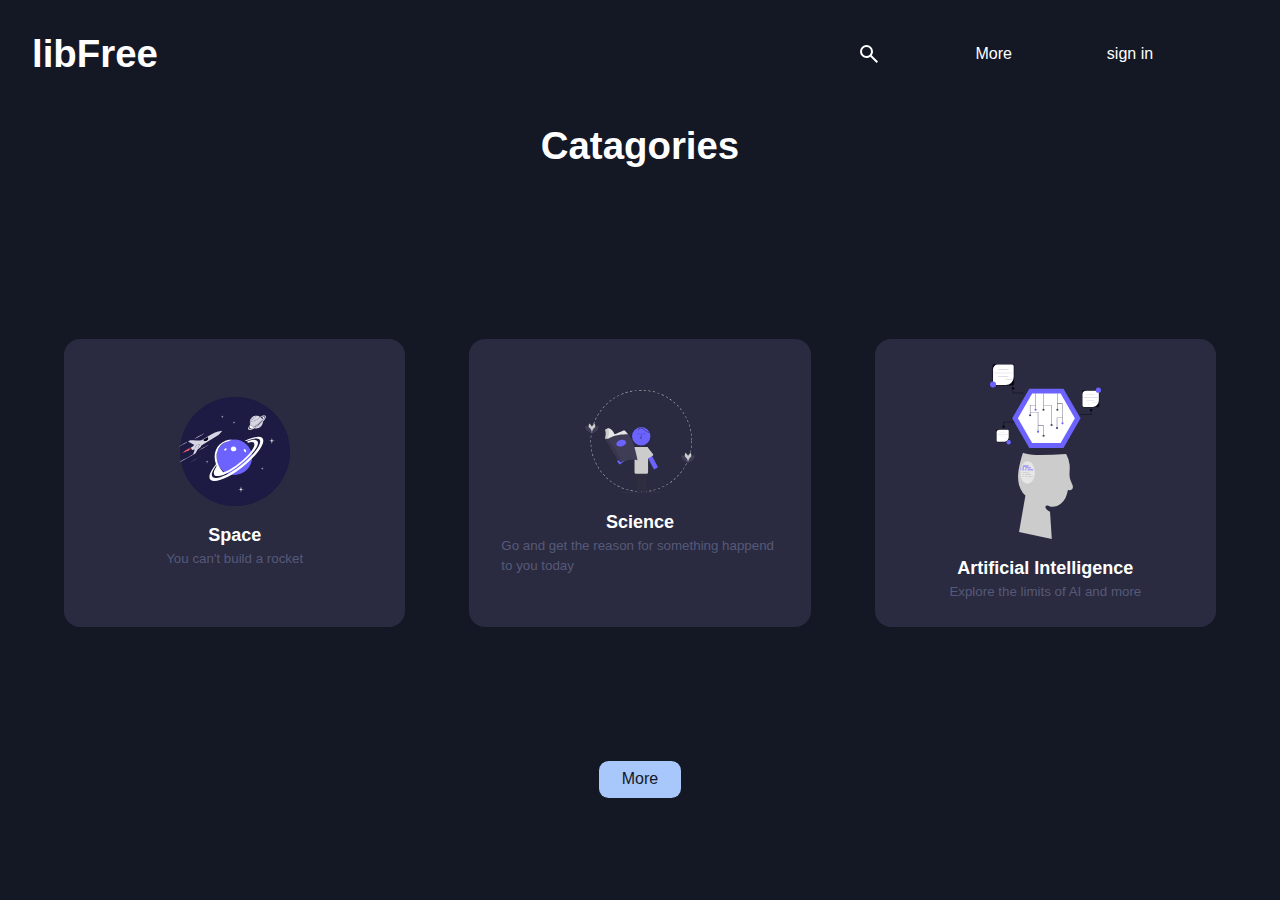
<file: index.html>
<!DOCTYPE html>
<html>
  <head lang="en">
    <meta charset="UTF-8" />
    <meta name="viewport" content="width=device-width, initial-scale=1.0" />
    <title>Lib Free</title>
    <link rel="stylesheet" href="css/style.css" />
  </head>
  <body>
    <div class="content-width">
      <nav id="nav-bar">
        <div id="left-nav"><h2 class="logo">libFree</h2></div>
        <div id="right-nav">
          <svg
            xmlns="http://www.w3.org/2000/svg"
            height="24px"
            viewBox="0 -960 960 960"
            width="24px"
          >
            <path
              d="M784-120 532-372q-30 24-69 38t-83 14q-109 0-184.5-75.5T120-580q0-109 75.5-184.5T380-840q109 0 184.5 75.5T640-580q0 44-14 83t-38 69l252 252-56 56ZM380-400q75 0 127.5-52.5T560-580q0-75-52.5-127.5T380-760q-75 0-127.5 52.5T200-580q0 75 52.5 127.5T380-400Z"
            />
          </svg>

          <span><a href="#">More</a></span>
          <span><a href="#">sign in</a></span>
        </div>
      </nav>
      <h2
        style="
          width: 100%;
          text-align: center;
          margin-top: 2rem;
          font-weight: 700;
          font-family: Plus Jakarta Sans, sans-serif;
        "
      >
        Catagories
      </h2>
      <section id="catagories">
        <div class="catagory-card">
          <img
            src="Images/SVGs/undraw_space-exploration_dhu1.svg"
            alt="ai_image"
          />

          <div class="metadata">
            <h3>Space</h3>
            <p>You can't build a rocket</p>
          </div>
        </div>
        <div class="catagory-card">
          <img src="Images/SVGs/undraw_reading-book_qe4h.svg" alt="ai_image" />

          <div class="metadata">
            <h3>Science</h3>
            <p>Go and get the reason for something happend to you today</p>
          </div>
        </div>
        <div class="catagory-card">
          <img
            src="Images/SVGs/undraw_artificial-intelligence_43qa.svg"
            alt="ai_image"
          />

          <div class="metadata">
            <h3>Artificial Intelligence</h3>
            <p>Explore the limits of AI and more</p>
          </div>
        </div>

        <button>More</button>
      </section>
    </div>
    <script type="module" src="./js/script.js" defer></script>
  </body>
</html>
</file>
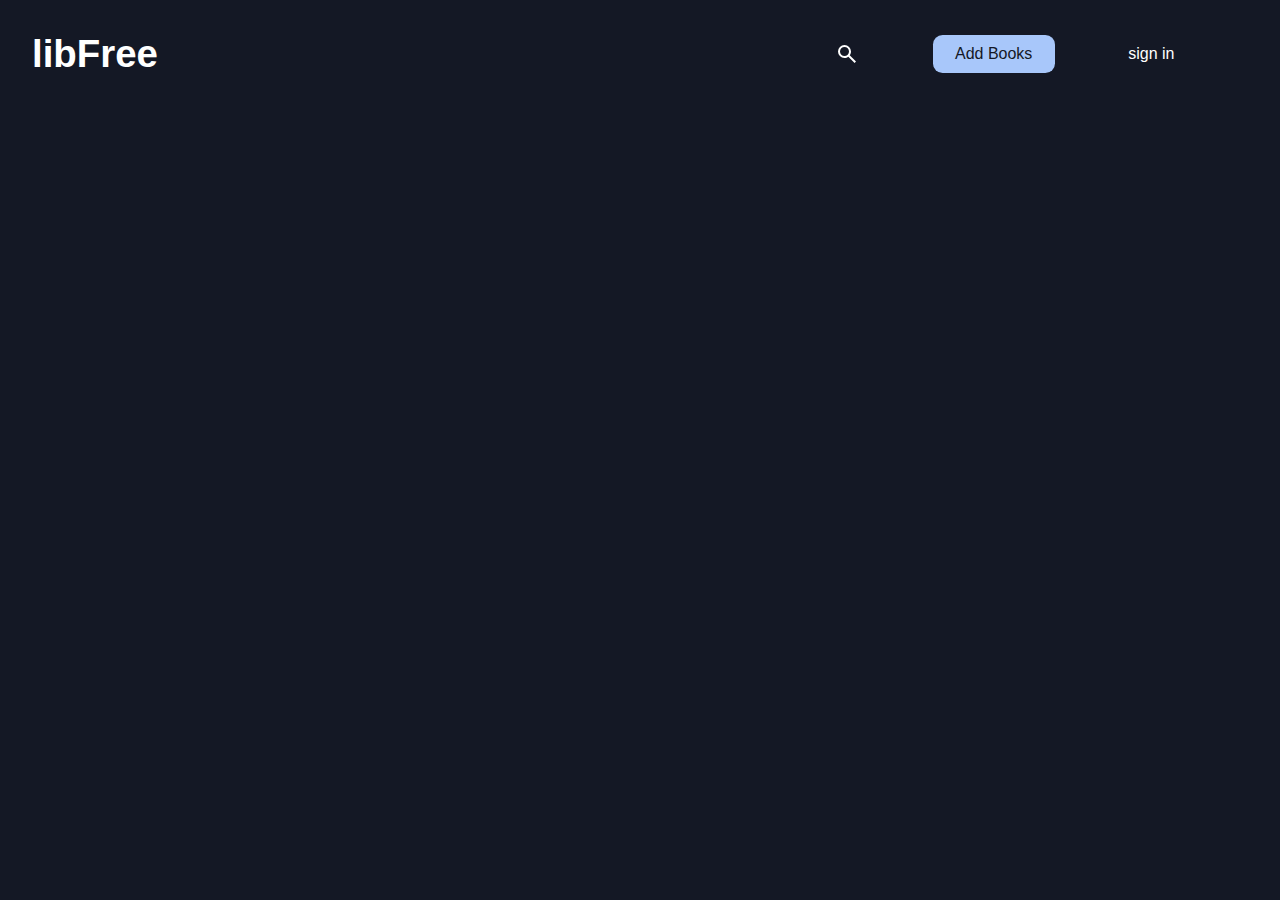
<file: books.html>
<!DOCTYPE html>
<html lang="en">
  <head>
    <meta charset="UTF-8" />
    <meta name="viewport" content="width=device-width, initial-scale=1.0" />
    <title>Books</title>
    <link rel="stylesheet" href="style.css" />
    <script src="script.js" defer></script>
  </head>
  <body>
    <div class="content-width">
      <nav id="nav-bar">
        <div id="left-nav"><h2>libFree</h2></div>
        <div id="right-nav">
          <svg
            xmlns="http://www.w3.org/2000/svg"
            height="24px"
            viewBox="0 -960 960 960"
            width="24px"
          >
            <path
              d="M784-120 532-372q-30 24-69 38t-83 14q-109 0-184.5-75.5T120-580q0-109 75.5-184.5T380-840q109 0 184.5 75.5T640-580q0 44-14 83t-38 69l252 252-56 56ZM380-400q75 0 127.5-52.5T560-580q0-75-52.5-127.5T380-760q-75 0-127.5 52.5T200-580q0 75 52.5 127.5T380-400Z"
            />
          </svg>

          <button class="interactive-button"><a href="#">Add Books</a></button>
          <span><a href="#">sign in</a></span>
        </div>
      </nav>
    </div>
  </body>
</html>
</file>
<file: css/style.css>
* {
  margin: 0;
  padding: 0;
  font-size: 16px;
  box-sizing: border-box;
}

:root {
  --base: #141825;
  --content: #fff;
  --text-hover: #8b949e;
  --accent: #a8c7fa;
  --secondary-accent: #565979;
  --on-base: #2a2b40;
}

.read {
  border-bottom: 3px solid greenyellow;
}

.unread {
  border-bottom: 3px solid red  ;
}
@font-face {
  font-family: "Plus Jakarta Sans", sans-serif;
  font-optical-sizing: auto;
  font-weight: 700;
  font-style: normal;
  src: url(https://fonts.googleapis.com/css2?family=Plus+Jakarta+Sans:ital,wght@0,200..800;1,200..800&family=Roboto+Flex:opsz,wght@8..144,100..1000&family=Roboto+Mono:ital,wght@0,100..700;1,100..700&display=swap),
    format("woff2");
}

@font-face {
  font-family: "Roboto Flex", sans-serif;
  font-optical-sizing: auto;
  font-weight: 400;
  font-style: normal;
  font-variation-settings: "slnt" 0, "wdth" 100, "GRAD" 0, "XOPQ" 96, "XTRA" 468,
    "YOPQ" 79, "YTAS" 750, "YTDE" -203, "YTFI" 738, "YTLC" 514, "YTUC" 712;
  src: url(https://fonts.googleapis.com/css2?family=Plus+Jakarta+Sans:ital,wght@0,200..800;1,200..800&family=Roboto+Flex:opsz,wght@8..144,100..1000&family=Roboto+Mono:ital,wght@0,100..700;1,100..700&display=swap),
    format("woff2");
}

@font-face {
  font-family: "Roboto Mono", monospace;
  font-optical-sizing: auto;
  font-weight: 400;
  font-style: normal;
  src: url(https://fonts.googleapis.com/css2?family=Plus+Jakarta+Sans:ital,wght@0,200..800;1,200..800&family=Roboto+Flex:opsz,wght@8..144,100..1000&family=Roboto+Mono:ital,wght@0,100..700;1,100..700&display=swap),
    format("woff2");
}
body {
  background-color: var(--base);
  color: var(--content);
  font-family: "Roboto Flex", sans-serif;
}

h2 {
  font-family: "Plus Jakarta Sans", sans-serif;
  font-size: clamp(0.6rem, 3vw, 4rem);
}
h3 {
  font-size: clamp(0.4rem, 2vw, 3rem);
}

p {
  font-size: clamp(0.1rem, 1.2vw, 2.6rem);
}

svg {
  fill: var(--content);
}

a:link,
a:visited {
  color: var(--content);
  text-decoration: none;
}

a:hover {
  color: var(--text-hover);
}

.content-width {
  width: 100vw;
  max-width: 120rem;
  margin: 0 auto;
  padding: 1rem;
}

nav {
  display: flex;
  width: 100%;
  padding: 1rem;
  border-radius: 1rem;
  display: flex;
  align-items: center;
  justify-content: space-between;
}

nav > div > *:hover {
  cursor: pointer;
  color: var(--text-hover);
  fill: var(--text-hover);
}
#left-nav {
  width: fit-content;
}

#right-nav {
  width: 40%;
  display: flex;
  align-items: center;
  justify-content: space-evenly;
}

#catagories {
  width: 100%;
  height: 70vh;
  max-height: 50rem;
  display: grid;
  grid-template-columns: 1fr 1fr 1fr;
  grid-template-rows: 1fr;
  padding: 1rem 3rem;
  justify-items: center;
  align-items: center;
  column-gap: 4rem;
  position: relative;
}

.catagory-card {
  padding: 2rem;
  background-color: var(--on-base);
  display: flex;
  flex-direction: column;
  justify-content: center;
  align-items: center;
  gap: 1rem;
  border-radius: 1rem;
  height: 18rem;
  cursor: pointer;
}

.catagory-card:hover {
  outline: 2px solid var(--accent);
}

.catagory-card > img {
  width: 40%;
}
.metadata {
  line-height: 1.5;
  text-align: center;
}
.metadata > h3 {
  font-weight: 700;
  font-size: large;
}
.metadata > p {
  color: var(--secondary-accent);
  font-size: smaller;
  text-align: start;
}

#catagories > button {
  background-color: var(--accent);
  border: none;
  color: var(--base);
  padding: 0.6rem 1.4rem;
  border-radius: 0.6rem;
  position: absolute;
  bottom: 0;
  font-weight: 400;
}

button > a:link,
button > a:visited {
  color: var(--base);
}
.interactive-button {
  background-color: var(--accent);
  border: none;
  padding: 0.6rem 1.4rem;
  border-radius: 0.6rem;
  transition: 0.2s transform ease-in-out;
}

.interactive-button:hover {
  transform: scale(1.05);
  color: var(--base);
}

.book-detail {
  background-color: var(--on-base);
}

fieldset {
  background-color: var(--on-base);
  padding: 2rem;
  border-radius: 1rem;
}

fieldset > div > div {
  color: var(--accent);
  font-weight: 400;
}

fieldset > div > div > input {
  background-color: var(--base);
  border: none;
  padding: 1.2rem;
  border-radius: 0.3rem;
  color: var(--content);
}

fieldset > div > div > input::placeholder {
  color: var(--text-hover);
  font-size: small;
}

.read-status-row>label{
  color: var(--accent);
}

.post-button {
  background-color: var(--accent);
  border: none;
  color: var(--base);
  width: 10%;
  margin: 2rem 0 0 1.4rem;
  border-radius: 0.4rem;
  padding: 0.6rem;
  cursor: pointer;
}


.status[data-status='read']{
  background-color: green;
  color: var(--content);
  font-size: clamp(1px, .8vw, 1rem);
  padding: .4rem;
  border-radius: .2rem;

}

.status[data-status='unread']{
  background-color: red;
  color: var(-- );
  font-size: clamp(1px, .8vw, 1rem);
  padding: .4rem;
  border-radius: .2rem;

}
</file>
<file: style.css>
* {
  margin: 0;
  padding: 0;
  font-size: 16px;
  box-sizing: border-box;
}

:root {
  --base: #141825;
  --content: #fff;
  --text-hover: #8b949e;
  --accent: #a8c7fa;
  --secondary-accent: #565979;
  --on-base: #2a2b40;
}
@font-face {
  font-family: "Plus Jakarta Sans", sans-serif;
  font-optical-sizing: auto;
  font-weight: 700;
  font-style: normal;
  src: url(https://fonts.googleapis.com/css2?family=Plus+Jakarta+Sans:ital,wght@0,200..800;1,200..800&family=Roboto+Flex:opsz,wght@8..144,100..1000&family=Roboto+Mono:ital,wght@0,100..700;1,100..700&display=swap),
    format("woff2");
}

@font-face {
  font-family: "Roboto Flex", sans-serif;
  font-optical-sizing: auto;
  font-weight: 400;
  font-style: normal;
  font-variation-settings: "slnt" 0, "wdth" 100, "GRAD" 0, "XOPQ" 96, "XTRA" 468,
    "YOPQ" 79, "YTAS" 750, "YTDE" -203, "YTFI" 738, "YTLC" 514, "YTUC" 712;
  src: url(https://fonts.googleapis.com/css2?family=Plus+Jakarta+Sans:ital,wght@0,200..800;1,200..800&family=Roboto+Flex:opsz,wght@8..144,100..1000&family=Roboto+Mono:ital,wght@0,100..700;1,100..700&display=swap),
    format("woff2");
}

@font-face {
  font-family: "Roboto Mono", monospace;
  font-optical-sizing: auto;
  font-weight: 400;
  font-style: normal;
  src: url(https://fonts.googleapis.com/css2?family=Plus+Jakarta+Sans:ital,wght@0,200..800;1,200..800&family=Roboto+Flex:opsz,wght@8..144,100..1000&family=Roboto+Mono:ital,wght@0,100..700;1,100..700&display=swap),
    format("woff2");
}
body {
  background-color: var(--base);
  color: var(--content);
  font-family: "Roboto Flex", sans-serif;
}

h2 {
  font-family: "Plus Jakarta Sans", sans-serif;
  font-size: clamp(0.6rem, 3vw, 4rem);
}
h3 {
  font-size: clamp(0.4rem, 2vw, 3rem);
}

p {
  font-size: clamp(0.1rem, 1.2vw, 2.6rem);
}

svg {
  fill: var(--content);
}

a:link,
a:visited {
  color: var(--content);
  text-decoration: none;
}

a:hover {
  color: var(--text-hover);
}

.content-width {
  width: 100vw;
  max-width: 120rem;
  margin: 0 auto;
  padding: 1rem;
}

nav {
  display: flex;
  width: 100%;
  padding: 1rem;
  border-radius: 1rem;
  display: flex;
  align-items: center;
  justify-content: space-between;
}

nav > div > *:hover {
  cursor: pointer;
  color: var(--text-hover);
  fill: var(--text-hover);
}
#left-nav {
  width: 60%;
}

#right-nav {
  width: 40%;
  display: flex;
  align-items: center;
  justify-content: space-evenly;
}

#catagories {
  width: 100%;
  height: 70vh;
  max-height: 50rem;
  display: grid;
  grid-template-columns: 1fr 1fr 1fr;
  grid-template-rows: 1fr;
  padding: 1rem 3rem;
  justify-items: center;
  align-items: center;
  column-gap: 4rem;
  position: relative;
}

.catagory-card {
  padding: 2rem;
  background-color: var(--on-base);
  display: flex;
  flex-direction: column;
  justify-content: center;
  align-items: center;
  gap: 1rem;
  border-radius: 1rem;
  height: 18rem;
  cursor: pointer;
}

.catagory-card:hover {
  outline: 2px solid var(--accent);
}

.catagory-card > img {
  width: 40%;
}
.metadata {
  line-height: 1.5;
  text-align: center;
}
.metadata > h3 {
  font-weight: 700;
  font-size: large;
}
.metadata > p {
  color: var(--secondary-accent);
  font-size: smaller;
  text-align: start;
}

#catagories > button {
  background-color: var(--accent);
  border: none;
  color: var(--base);
  padding: 0.6rem 1.4rem;
  border-radius: 0.6rem;
  position: absolute;
  bottom: 0;
  font-weight: 400;
}

button > a:link,
button > a:visited {
  color: var(--base);
}
.interactive-button {
  background-color: var(--accent);
  border: none;
  padding: 0.6rem 1.4rem;
  border-radius: 0.6rem;
  transition: 0.2s transform ease-in-out;
}

.interactive-button:hover {
  transform: scale(1.1);
}
</file>
